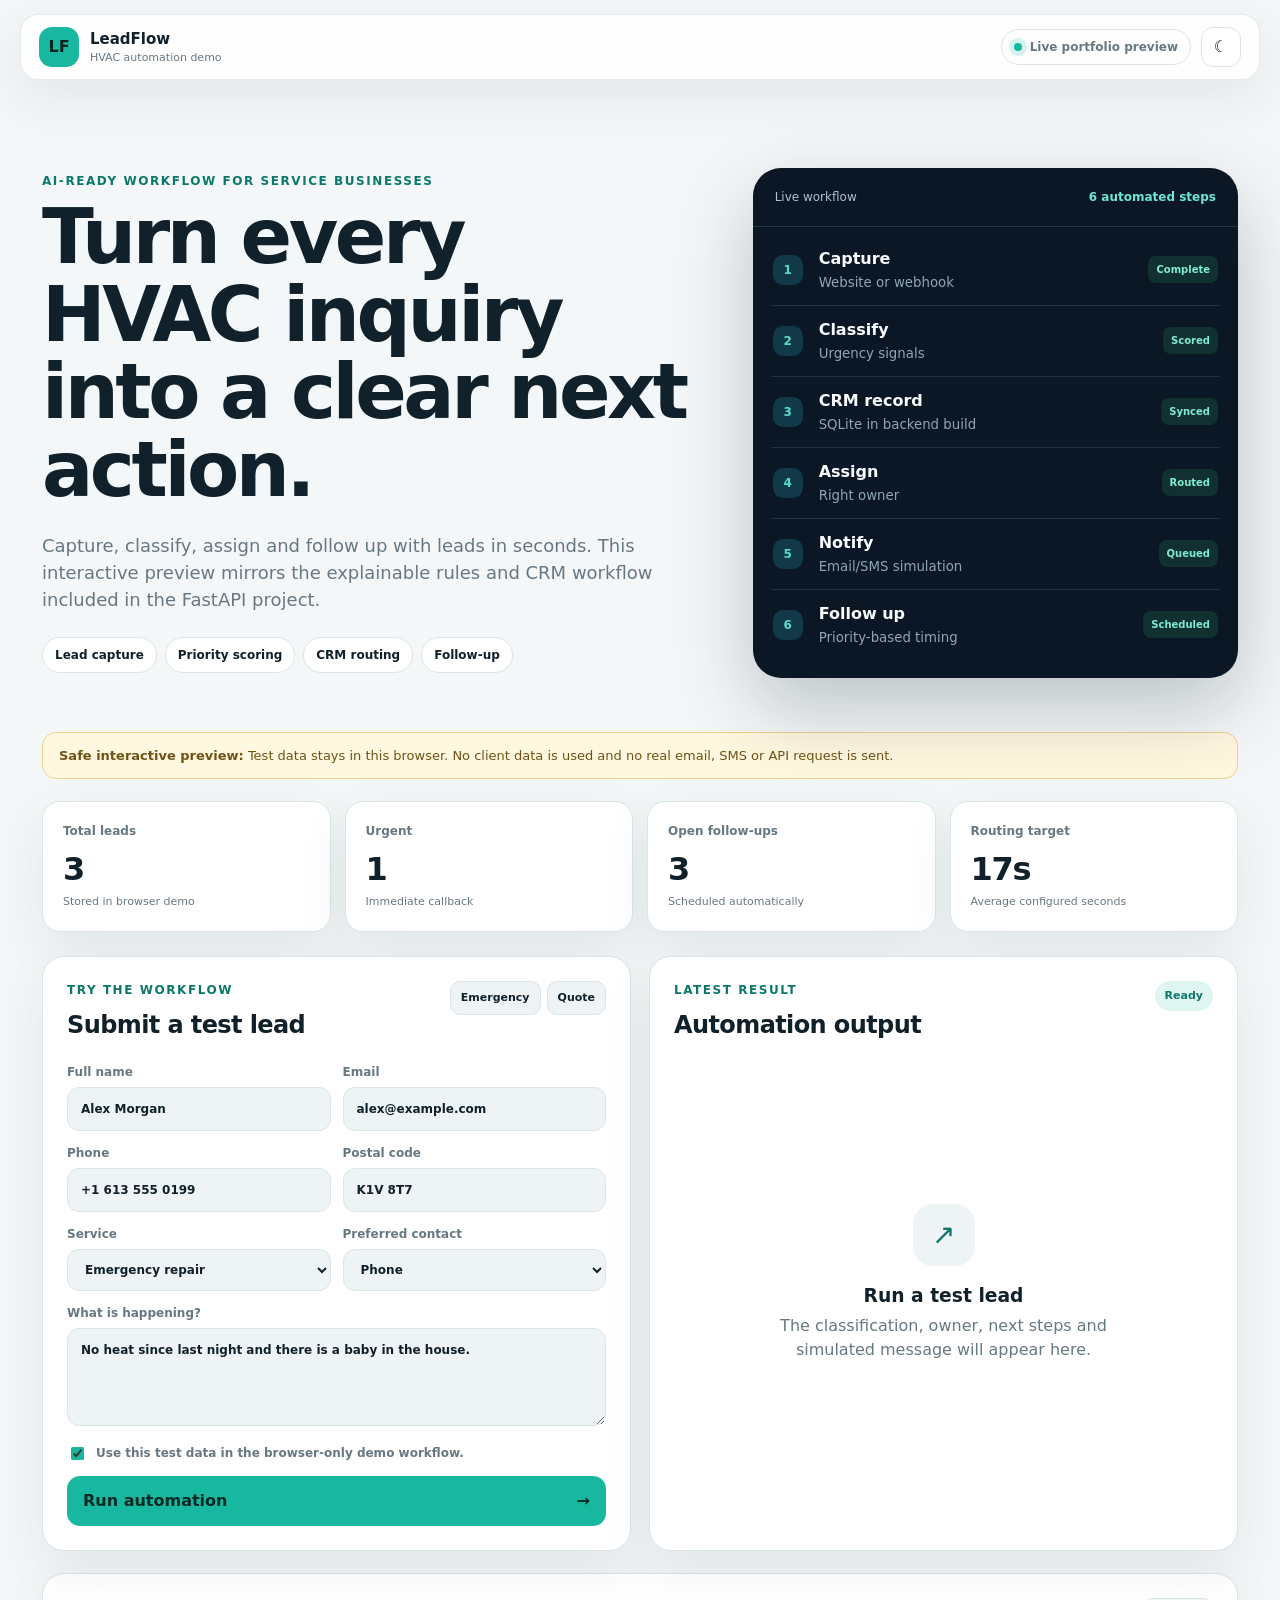
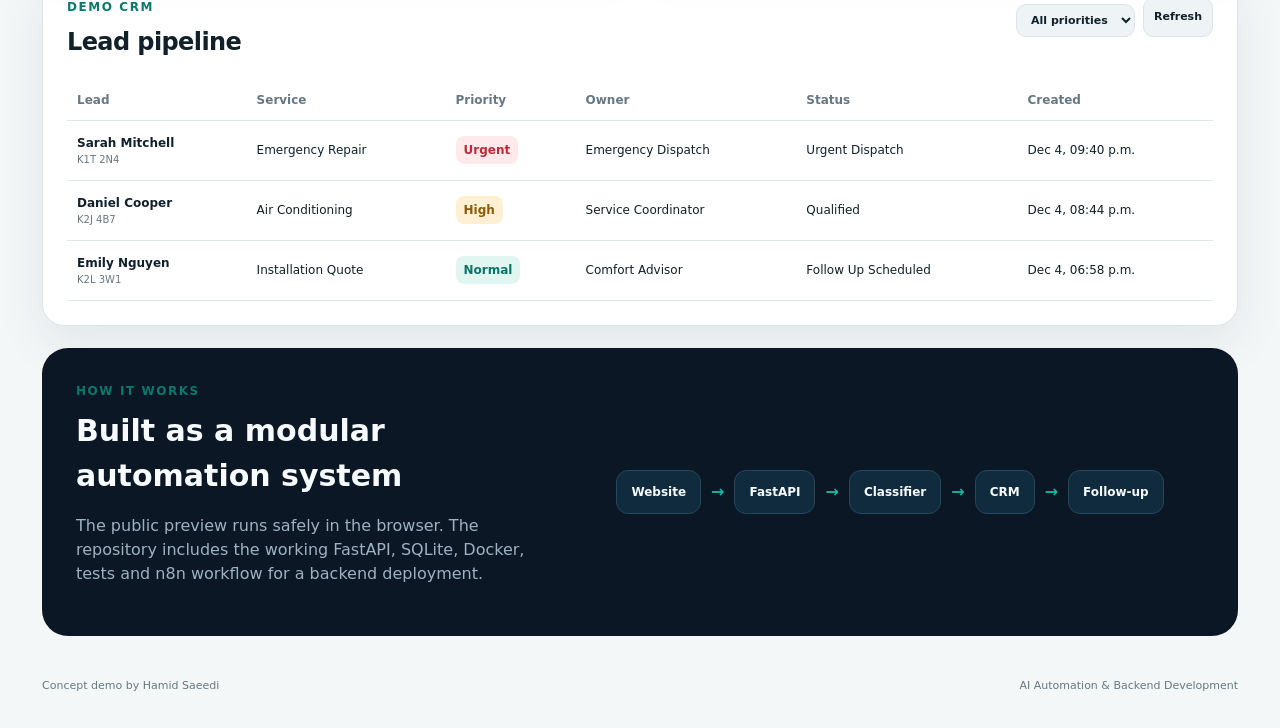
<file: index.html>
<!doctype html>
<html lang="en">
<head>
  <meta charset="utf-8">
  <meta name="viewport" content="width=device-width, initial-scale=1">
  <meta name="description" content="Interactive HVAC lead-response automation portfolio demo by Hamid Saeedi.">
  <meta property="og:type" content="website">
  <meta property="og:title" content="HVAC LeadFlow – Interactive Automation Demo">
  <meta property="og:description" content="Working portfolio demo for HVAC lead capture, urgency scoring, routing and automated follow-up. Built with FastAPI, SQLite, Docker and n8n.">
  <meta property="og:url" content="https://hamidsaeedi7.github.io/hvac-lead-automation/">
  <meta name="twitter:card" content="summary">
  <title>HVAC LeadFlow - Automation Demo</title>
  <link rel="stylesheet" href="./app/static/styles.css">
</head>
<body>
  <div class="app-shell">
    <header class="topbar">
      <a class="brand" href="#top" aria-label="HVAC LeadFlow home">
        <span class="brand-mark" aria-hidden="true">LF</span>
        <span><strong>LeadFlow</strong><small>HVAC automation demo</small></span>
      </a>
      <div class="header-actions">
        <span class="demo-pill"><span></span> Live portfolio preview</span>
        <button class="icon-button" id="themeToggle" type="button" aria-label="Toggle color theme">☾</button>
      </div>
    </header>

    <main id="top">
      <section class="hero">
        <div class="hero-copy">
          <p class="eyebrow">AI-ready workflow for service businesses</p>
          <h1>Turn every HVAC inquiry into a clear next action.</h1>
          <p class="hero-text">Capture, classify, assign and follow up with leads in seconds. This interactive preview mirrors the explainable rules and CRM workflow included in the FastAPI project.</p>
          <div class="hero-chips" aria-label="Demo capabilities">
            <span>Lead capture</span><span>Priority scoring</span><span>CRM routing</span><span>Follow-up</span>
          </div>
        </div>
        <div class="workflow-card" aria-label="Workflow overview">
          <div class="workflow-header"><span>Live workflow</span><b>6 automated steps</b></div>
          <ol class="workflow-list">
            <li><i>1</i><span><b>Capture</b><small>Website or webhook</small></span><em>Complete</em></li>
            <li><i>2</i><span><b>Classify</b><small>Urgency signals</small></span><em>Scored</em></li>
            <li><i>3</i><span><b>CRM record</b><small>SQLite in backend build</small></span><em>Synced</em></li>
            <li><i>4</i><span><b>Assign</b><small>Right owner</small></span><em>Routed</em></li>
            <li><i>5</i><span><b>Notify</b><small>Email/SMS simulation</small></span><em>Queued</em></li>
            <li><i>6</i><span><b>Follow up</b><small>Priority-based timing</small></span><em>Scheduled</em></li>
          </ol>
        </div>
      </section>

      <section class="disclaimer" role="note">
        <strong>Safe interactive preview:</strong> Test data stays in this browser. No client data is used and no real email, SMS or API request is sent.
      </section>

      <section class="metrics" aria-label="Automation metrics">
        <article><span>Total leads</span><strong id="metricTotal">-</strong><small>Stored in browser demo</small></article>
        <article><span>Urgent</span><strong id="metricUrgent">-</strong><small>Immediate callback</small></article>
        <article><span>Open follow-ups</span><strong id="metricFollowUps">-</strong><small>Scheduled automatically</small></article>
        <article><span>Routing target</span><strong id="metricResponse">-</strong><small>Average configured seconds</small></article>
      </section>

      <section class="workspace-grid">
        <article class="panel form-panel">
          <div class="panel-heading">
            <div><p class="eyebrow">Try the workflow</p><h2>Submit a test lead</h2></div>
            <div class="scenario-menu">
              <button type="button" data-scenario="emergency">Emergency</button>
              <button type="button" data-scenario="quote">Quote</button>
            </div>
          </div>
          <form id="leadForm">
            <div class="form-grid two">
              <label>Full name<input name="full_name" autocomplete="name" required value="Alex Morgan"></label>
              <label>Email<input name="email" type="email" autocomplete="email" required value="alex@example.com"></label>
            </div>
            <div class="form-grid two">
              <label>Phone<input name="phone" autocomplete="tel" required value="+1 613 555 0199"></label>
              <label>Postal code<input name="postal_code" autocomplete="postal-code" required value="K1V 8T7"></label>
            </div>
            <div class="form-grid two">
              <label>Service
                <select name="service_type" required>
                  <option value="emergency_repair">Emergency repair</option>
                  <option value="furnace_repair">Furnace repair</option>
                  <option value="air_conditioning">Air conditioning</option>
                  <option value="heat_pump">Heat pump</option>
                  <option value="water_heater">Water heater</option>
                  <option value="maintenance">Maintenance</option>
                  <option value="installation_quote">Installation quote</option>
                  <option value="indoor_air_quality">Indoor air quality</option>
                </select>
              </label>
              <label>Preferred contact
                <select name="preferred_contact">
                  <option value="phone">Phone</option>
                  <option value="sms">SMS</option>
                  <option value="email">Email</option>
                </select>
              </label>
            </div>
            <label>What is happening?
              <textarea name="message" rows="4" required>No heat since last night and there is a baby in the house.</textarea>
            </label>
            <label class="consent"><input name="consent" type="checkbox" checked required> Use this test data in the browser-only demo workflow.</label>
            <button class="primary-button" id="submitButton" type="submit"><span>Run automation</span><b>→</b></button>
          </form>
        </article>

        <article class="panel result-panel" aria-live="polite">
          <div class="panel-heading"><div><p class="eyebrow">Latest result</p><h2>Automation output</h2></div><span class="status-dot" id="resultState">Ready</span></div>
          <div id="emptyResult" class="empty-state">
            <div class="empty-icon">↗</div>
            <h3>Run a test lead</h3>
            <p>The classification, owner, next steps and simulated message will appear here.</p>
          </div>
          <div id="automationResult" class="automation-result" hidden>
            <div class="result-summary">
              <span id="resultBadge" class="priority-badge">Urgent</span>
              <strong id="resultOwner">Emergency Dispatch</strong>
              <small id="resultStatus">urgent_dispatch</small>
            </div>
            <div class="reason-box"><span>Why this priority?</span><p id="resultReason"></p></div>
            <div class="result-block"><h3>Recommended actions</h3><ol id="resultActions"></ol></div>
            <div class="result-block"><h3>Simulated notification</h3><p id="resultNotification" class="message-preview"></p></div>
            <div class="follow-up-row"><span>Follow-up scheduled</span><strong id="resultFollowUp"></strong></div>
          </div>
        </article>
      </section>

      <section class="panel leads-panel">
        <div class="panel-heading">
          <div><p class="eyebrow">Demo CRM</p><h2>Lead pipeline</h2></div>
          <div class="table-actions">
            <select id="priorityFilter" aria-label="Filter by priority"><option value="all">All priorities</option><option value="urgent">Urgent</option><option value="high">High</option><option value="normal">Normal</option></select>
            <button id="refreshButton" type="button">Refresh</button>
          </div>
        </div>
        <div class="table-wrap">
          <table>
            <thead><tr><th>Lead</th><th>Service</th><th>Priority</th><th>Owner</th><th>Status</th><th>Created</th></tr></thead>
            <tbody id="leadRows"><tr><td colspan="6" class="loading-row">Loading demo leads...</td></tr></tbody>
          </table>
        </div>
      </section>

      <section class="architecture">
        <div><p class="eyebrow">How it works</p><h2>Built as a modular automation system</h2><p>The public preview runs safely in the browser. The repository includes the working FastAPI, SQLite, Docker, tests and n8n workflow for a backend deployment.</p></div>
        <div class="architecture-flow" aria-label="Architecture flow">
          <span>Website</span><b>→</b><span>FastAPI</span><b>→</b><span>Classifier</span><b>→</b><span>CRM</span><b>→</b><span>Follow-up</span>
        </div>
      </section>
    </main>

    <footer><span>Concept demo by Hamid Saeedi</span><span>AI Automation &amp; Backend Development</span></footer>
  </div>
  <div id="toast" class="toast" role="status"></div>
  <script src="./app/static/demo.js" defer></script>
</body>
</html>
</file>
<file: app/static/styles.css>
:root {
  color-scheme: light;
  --bg: #f4f7f8;
  --surface: #ffffff;
  --surface-soft: #eef4f5;
  --text: #10212b;
  --muted: #667882;
  --line: #dbe4e8;
  --brand: #18b7a0;
  --brand-dark: #0b786b;
  --navy: #0b1725;
  --blue: #4d8cf5;
  --amber: #f1b443;
  --red: #e35a63;
  --shadow: 0 18px 50px rgba(17, 38, 50, .08);
  --radius: 22px;
}

[data-theme="dark"] {
  color-scheme: dark;
  --bg: #07131e;
  --surface: #0d1f2d;
  --surface-soft: #122b3b;
  --text: #f6fafb;
  --muted: #a7bac6;
  --line: #244050;
  --brand-dark: #6ee7d3;
  --navy: #06111b;
  --shadow: 0 20px 60px rgba(0, 0, 0, .3);
}

* { box-sizing: border-box; }
html { scroll-behavior: smooth; }
body {
  margin: 0;
  background: var(--bg);
  color: var(--text);
  font-family: Inter, ui-sans-serif, system-ui, -apple-system, BlinkMacSystemFont, "Segoe UI", sans-serif;
  line-height: 1.5;
}
button, input, select, textarea { font: inherit; }
button { cursor: pointer; }
.app-shell { min-height: 100vh; }
.topbar {
  position: sticky;
  top: 0;
  z-index: 20;
  display: flex;
  justify-content: space-between;
  align-items: center;
  max-width: 1240px;
  margin: 14px auto 0;
  padding: 12px 18px;
  background: color-mix(in srgb, var(--surface) 86%, transparent);
  backdrop-filter: blur(18px);
  border: 1px solid color-mix(in srgb, var(--line) 78%, transparent);
  border-radius: 18px;
  box-shadow: var(--shadow);
}
.brand { display: flex; gap: 11px; align-items: center; color: var(--text); text-decoration: none; }
.brand-mark { display: grid; place-items: center; width: 40px; height: 40px; border-radius: 13px; background: var(--brand); color: #06241f; font-weight: 900; }
.brand strong, .brand small { display: block; }
.brand strong { font-size: 15px; }
.brand small { color: var(--muted); font-size: 11px; }
.header-actions { display: flex; align-items: center; gap: 10px; }
.demo-pill { display: flex; align-items: center; gap: 8px; padding: 8px 12px; border: 1px solid var(--line); border-radius: 999px; color: var(--muted); font-size: 12px; font-weight: 700; }
.demo-pill span { width: 8px; height: 8px; border-radius: 50%; background: var(--brand); box-shadow: 0 0 0 5px color-mix(in srgb, var(--brand) 18%, transparent); }
.icon-button { width: 40px; height: 40px; border: 1px solid var(--line); border-radius: 12px; background: var(--surface); color: var(--text); }
main, footer { max-width: 1240px; margin-inline: auto; }
.hero { display: grid; grid-template-columns: 1.15fr .85fr; gap: 54px; align-items: center; padding: 88px 22px 54px; }
.eyebrow { margin: 0 0 8px; color: var(--brand-dark); font-size: 12px; font-weight: 900; letter-spacing: .13em; text-transform: uppercase; }
.hero h1 { max-width: 760px; margin: 0; font-size: clamp(42px, 6vw, 76px); line-height: 1.02; letter-spacing: -.045em; }
.hero-text { max-width: 720px; margin: 24px 0; color: var(--muted); font-size: 18px; }
.hero-chips { display: flex; flex-wrap: wrap; gap: 8px; }
.hero-chips span { padding: 8px 12px; background: var(--surface); border: 1px solid var(--line); border-radius: 999px; font-size: 12px; font-weight: 750; }
.workflow-card { overflow: hidden; background: var(--navy); color: #f8fcff; border-radius: 28px; box-shadow: 0 30px 80px rgba(7, 24, 36, .24); }
.workflow-header { display: flex; justify-content: space-between; padding: 20px 22px; border-bottom: 1px solid #20394b; color: #aec0cc; font-size: 12px; }
.workflow-header b { color: #6ee7d3; }
.workflow-list { margin: 0; padding: 8px 18px 18px; list-style: none; }
.workflow-list li { display: grid; grid-template-columns: 34px 1fr auto; gap: 12px; align-items: center; padding: 12px 2px; border-bottom: 1px solid #1b3344; }
.workflow-list li:last-child { border-bottom: 0; }
.workflow-list i { display: grid; place-items: center; width: 30px; height: 30px; background: #12394a; color: #57dbc5; border-radius: 10px; font-style: normal; font-weight: 900; font-size: 12px; }
.workflow-list b, .workflow-list small { display: block; }
.workflow-list small { margin-top: 2px; color: #90a6b4; }
.workflow-list em { padding: 6px 8px; background: #10312f; color: #80ead8; border-radius: 8px; font-style: normal; font-size: 10px; font-weight: 800; }
.disclaimer { margin: 0 22px 22px; padding: 13px 16px; border: 1px solid #edd089; background: #fff7df; color: #6e5315; border-radius: 14px; font-size: 13px; }
[data-theme="dark"] .disclaimer { background: #2c2618; border-color: #5a4920; color: #f1d487; }
.metrics { display: grid; grid-template-columns: repeat(4, 1fr); gap: 14px; padding: 0 22px 24px; }
.metrics article { padding: 20px; background: var(--surface); border: 1px solid var(--line); border-radius: 18px; box-shadow: var(--shadow); }
.metrics span, .metrics small { display: block; color: var(--muted); }
.metrics span { font-size: 12px; font-weight: 750; }
.metrics strong { display: block; margin: 5px 0 1px; font-size: 32px; letter-spacing: -.04em; }
.metrics small { font-size: 11px; }
.workspace-grid { display: grid; grid-template-columns: 1fr 1fr; gap: 18px; padding: 0 22px 22px; }
.panel { background: var(--surface); border: 1px solid var(--line); border-radius: var(--radius); box-shadow: var(--shadow); }
.form-panel, .result-panel, .leads-panel { padding: 24px; }
.panel-heading { display: flex; justify-content: space-between; gap: 16px; align-items: flex-start; margin-bottom: 20px; }
.panel-heading h2 { margin: 0; font-size: 24px; letter-spacing: -.025em; }
.scenario-menu { display: flex; gap: 6px; }
.scenario-menu button, .table-actions button, .table-actions select { padding: 8px 10px; background: var(--surface-soft); color: var(--text); border: 1px solid var(--line); border-radius: 10px; font-size: 11px; font-weight: 750; }
.form-grid { display: grid; gap: 12px; }
.form-grid.two { grid-template-columns: repeat(2, 1fr); }
label { display: block; margin-bottom: 13px; color: var(--muted); font-size: 12px; font-weight: 750; }
input, select, textarea { width: 100%; margin-top: 6px; padding: 12px 13px; border: 1px solid var(--line); border-radius: 12px; background: var(--surface-soft); color: var(--text); outline: none; transition: border .2s, box-shadow .2s; }
input:focus, select:focus, textarea:focus { border-color: var(--brand); box-shadow: 0 0 0 4px color-mix(in srgb, var(--brand) 14%, transparent); }
textarea { resize: vertical; min-height: 98px; }
.consent { display: flex; gap: 9px; align-items: flex-start; font-weight: 600; }
.consent input { width: auto; margin-top: 3px; accent-color: var(--brand); }
.primary-button { display: flex; justify-content: space-between; align-items: center; width: 100%; padding: 13px 16px; border: 0; border-radius: 13px; background: var(--brand); color: #052a24; font-weight: 900; }
.primary-button:disabled { cursor: wait; opacity: .65; }
.status-dot { padding: 7px 10px; border-radius: 999px; background: color-mix(in srgb, var(--brand) 14%, transparent); color: var(--brand-dark); font-size: 11px; font-weight: 850; }
.empty-state { min-height: 440px; display: grid; place-content: center; justify-items: center; text-align: center; color: var(--muted); }
.empty-icon { display: grid; place-items: center; width: 62px; height: 62px; border-radius: 20px; background: var(--surface-soft); color: var(--brand-dark); font-size: 28px; }
.empty-state h3 { margin: 16px 0 4px; color: var(--text); }
.empty-state p { max-width: 340px; margin: 0; }
.result-summary { display: grid; grid-template-columns: auto 1fr; gap: 8px 12px; align-items: center; padding-bottom: 16px; border-bottom: 1px solid var(--line); }
.result-summary strong { font-size: 20px; }
.result-summary small { grid-column: 2; color: var(--muted); }
.priority-badge { grid-row: 1 / span 2; padding: 10px 13px; border-radius: 12px; background: #fee9eb; color: #b72d39; font-size: 12px; font-weight: 900; text-transform: uppercase; }
.priority-badge.high { background: #fff0d4; color: #8b5b05; }
.priority-badge.normal { background: #e2f6f1; color: #087467; }
.reason-box { margin: 17px 0; padding: 13px; border-radius: 13px; background: var(--surface-soft); }
.reason-box span { color: var(--muted); font-size: 11px; font-weight: 800; text-transform: uppercase; letter-spacing: .08em; }
.reason-box p { margin: 5px 0 0; }
.result-block { margin-top: 17px; }
.result-block h3 { margin: 0 0 8px; font-size: 13px; }
.result-block ol { margin: 0; padding-left: 20px; color: var(--muted); font-size: 13px; }
.message-preview { padding: 12px; background: var(--navy); color: #c9d7e0; border-radius: 13px; font-family: ui-monospace, SFMono-Regular, Menlo, monospace; font-size: 12px; }
.follow-up-row { display: flex; justify-content: space-between; gap: 12px; margin-top: 16px; padding-top: 14px; border-top: 1px solid var(--line); font-size: 12px; }
.follow-up-row span { color: var(--muted); }
.leads-panel { margin: 0 22px 22px; }
.table-actions { display: flex; gap: 8px; }
.table-wrap { overflow-x: auto; }
table { width: 100%; border-collapse: collapse; font-size: 12px; }
th { padding: 11px 10px; color: var(--muted); text-align: left; border-bottom: 1px solid var(--line); }
td { padding: 13px 10px; border-bottom: 1px solid var(--line); white-space: nowrap; }
td strong, td small { display: block; }
td small { color: var(--muted); }
.table-priority { display: inline-block; padding: 5px 8px; border-radius: 8px; background: var(--surface-soft); font-weight: 850; text-transform: capitalize; }
.table-priority.urgent { background: #fee9eb; color: #b72d39; }
.table-priority.high { background: #fff0d4; color: #8b5b05; }
.table-priority.normal { background: #e2f6f1; color: #087467; }
.loading-row { padding: 28px; color: var(--muted); text-align: center; }
.architecture { display: grid; grid-template-columns: .85fr 1.15fr; gap: 36px; align-items: center; margin: 0 22px 22px; padding: 34px; background: var(--navy); color: #f7fbfd; border-radius: 26px; }
.architecture h2 { margin: 0; font-size: 30px; }
.architecture p:not(.eyebrow) { color: #9eb2c0; }
.architecture-flow { display: flex; flex-wrap: wrap; align-items: center; justify-content: center; gap: 10px; }
.architecture-flow span { padding: 12px 14px; border: 1px solid #27485b; background: #102b3d; border-radius: 12px; font-size: 12px; font-weight: 850; }
.architecture-flow b { color: var(--brand); }
footer { display: flex; justify-content: space-between; padding: 20px 22px 34px; color: var(--muted); font-size: 11px; }
.toast { position: fixed; right: 22px; bottom: 22px; z-index: 30; transform: translateY(120px); opacity: 0; padding: 13px 16px; background: var(--navy); color: white; border-radius: 12px; box-shadow: var(--shadow); transition: .25s ease; }
.toast.show { transform: translateY(0); opacity: 1; }

@media (max-width: 900px) {
  .topbar { margin: 8px 10px 0; }
  .hero, .workspace-grid, .architecture { grid-template-columns: 1fr; }
  .hero { padding-top: 54px; }
  .metrics { grid-template-columns: repeat(2, 1fr); }
  .architecture { gap: 20px; }
}

@media (max-width: 620px) {
  .demo-pill { display: none; }
  .hero { padding-inline: 16px; }
  .hero h1 { font-size: 42px; }
  .metrics, .workspace-grid { padding-inline: 12px; }
  .metrics { gap: 9px; }
  .metrics article { padding: 15px; }
  .form-grid.two { grid-template-columns: 1fr; }
  .panel-heading { flex-direction: column; }
  .leads-panel, .architecture { margin-inline: 12px; }
  .table-actions { width: 100%; }
  .table-actions select { flex: 1; }
  footer { flex-direction: column; gap: 4px; }
}
</file>
